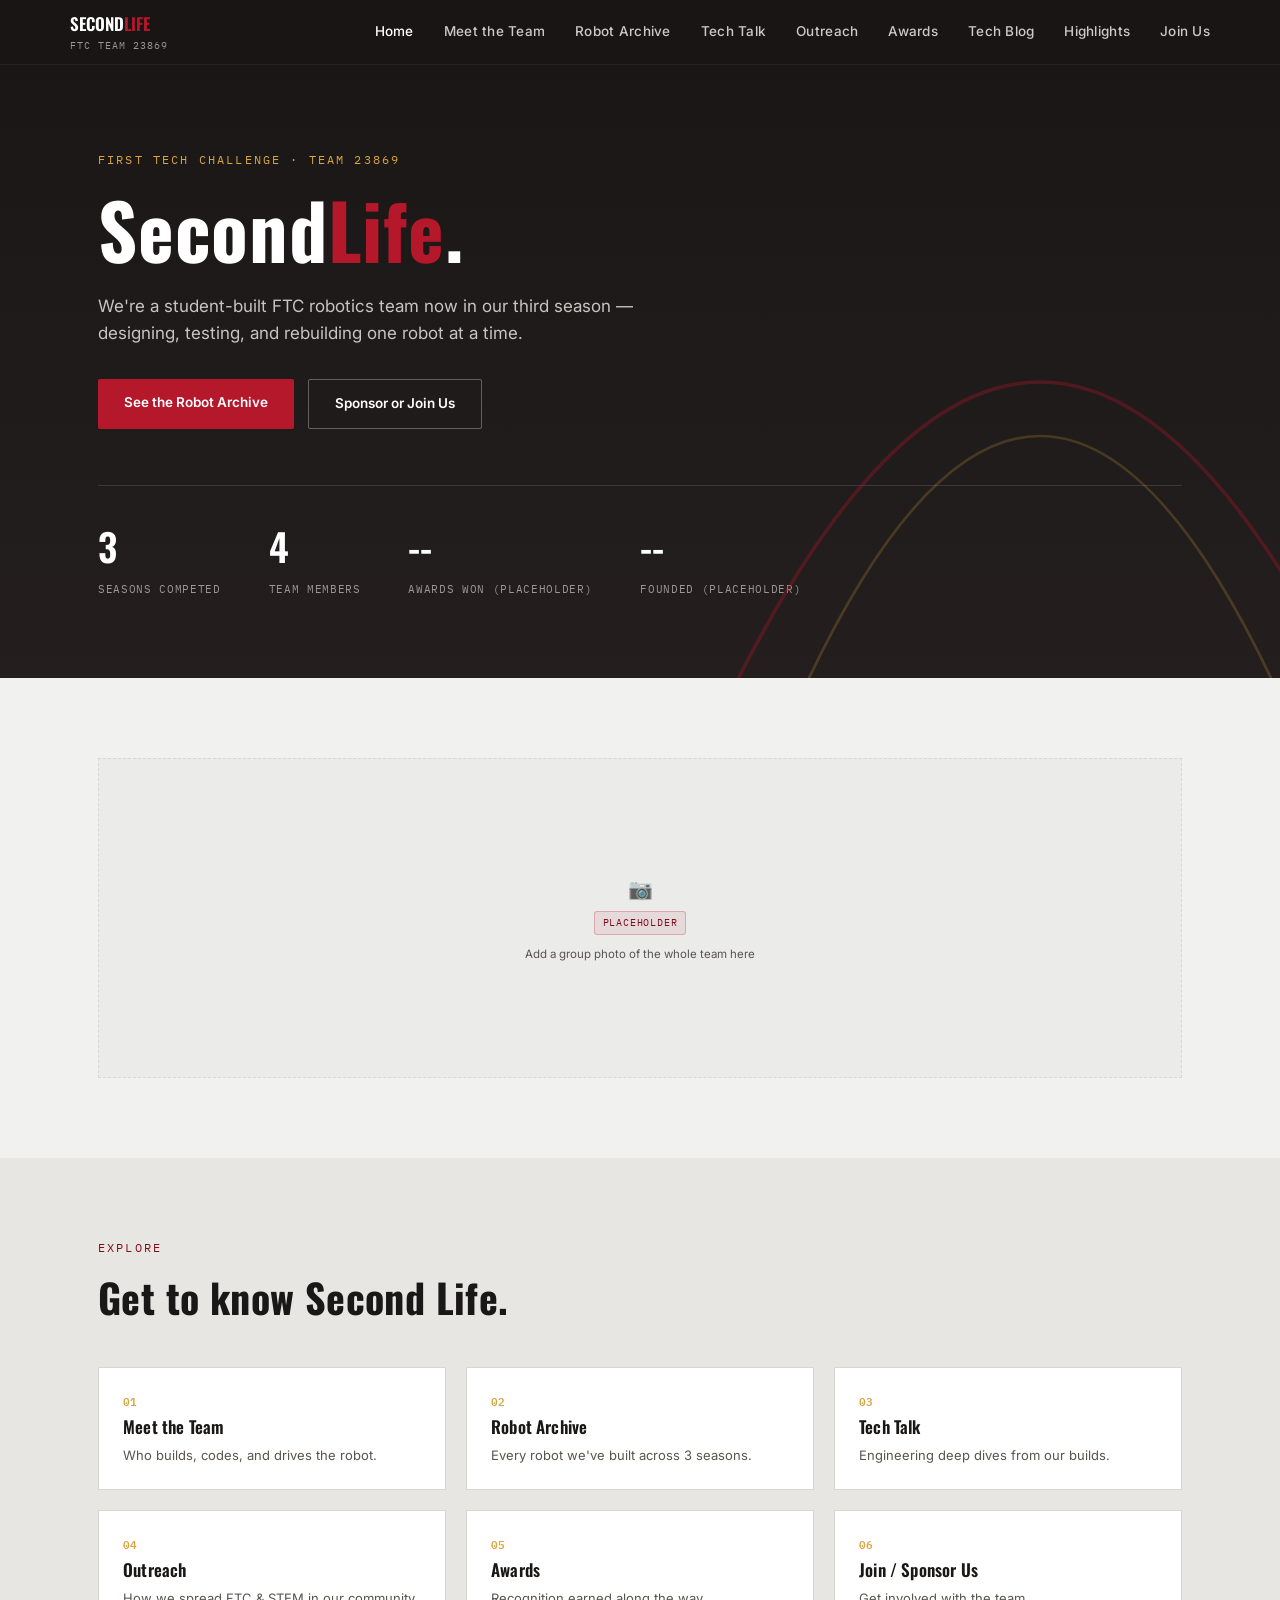
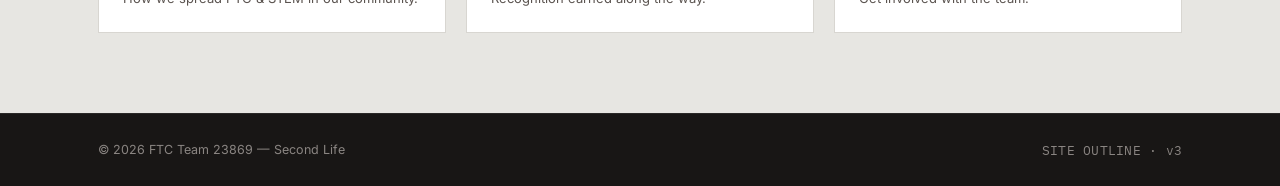
<file: index.html>
<!DOCTYPE html>
<html lang="en">
<head>
<meta charset="UTF-8">
<meta name="viewport" content="width=device-width, initial-scale=1.0">
<title>Second Life — FTC Team 23869</title>
<link rel="preconnect" href="https://fonts.googleapis.com">
<link href="https://fonts.googleapis.com/css2?family=Oswald:wght@500;600;700&family=Inter:wght@400;500;600&family=IBM+Plex+Mono:wght@500&display=swap" rel="stylesheet">
<link rel="stylesheet" href="style.css">
</head>
<body>

<nav>
  <div class="nav-inner wrap" style="padding:0;">
    <a href="index.html" class="logo">SECOND<span>LIFE</span><small>FTC TEAM 23869</small></a>
    <div class="nav-links" id="navLinks">
      <a href="index.html" class="active-link">Home</a>
      <a href="team.html">Meet the Team</a>
      <a href="robot.html">Robot Archive</a>
      <a href="tech.html">Tech Talk</a>
      <a href="outreach.html">Outreach</a>
      <a href="awards.html">Awards</a>
      <a href="blog.html">Tech Blog</a>
      <a href="highlights.html">Highlights</a>
      <a href="join.html">Join Us</a>
    </div>
    <button class="nav-toggle" id="navToggle" aria-label="Menu"><span></span><span></span><span></span></button>
  </div>
</nav>

<section class="hero">
  <svg class="hero-arc" viewBox="0 0 400 400" fill="none">
    <path d="M20 380 Q 200 0 380 380" stroke="#B5172B" stroke-width="2" opacity="0.6"/>
    <path d="M60 380 Q 200 60 340 380" stroke="#D9A441" stroke-width="1.5" opacity="0.4"/>
    <circle cx="20" cy="380" r="6" fill="#D9A441"/>
    <circle cx="380" cy="380" r="6" fill="#B5172B"/>
  </svg>
  <div class="wrap">
    <div class="eyebrow">FIRST TECH CHALLENGE · TEAM 23869</div>
    <h1>Second<em>Life</em>.</h1>
    <p class="lead">We're a student-built FTC robotics team now in our third season — designing, testing, and rebuilding one robot at a time.</p>
    <div class="hero-actions">
      <a class="btn btn-primary" href="robot.html">See the Robot Archive</a>
      <a class="btn btn-ghost" href="join.html">Sponsor or Join Us</a>
    </div>
    <div class="stat-row">
      <div><div class="stat-num">3</div><div class="stat-label">SEASONS COMPETED</div></div>
      <div><div class="stat-num">4</div><div class="stat-label">TEAM MEMBERS</div></div>
      <div><div class="stat-num">--</div><div class="stat-label">AWARDS WON (PLACEHOLDER)</div></div>
      <div><div class="stat-num">--</div><div class="stat-label">FOUNDED (PLACEHOLDER)</div></div>
    </div>
  </div>
</section>

<section>
  <div class="wrap">
    <div class="img-ph wide team-photo">
      <div class="icon">📷</div>
      <div><span class="ph-tag">PLACEHOLDER</span><br>Add a group photo of the whole team here</div>
    </div>
  </div>
</section>

<section class="alt">
  <div class="wrap">
    <div class="section-head">
      <div class="eyebrow mono">EXPLORE</div>
      <h2>Get to know Second Life.</h2>
    </div>
    <div class="quick-grid">
      <a class="quick-card" href="team.html"><div class="num">01</div><h3>Meet the Team</h3><p>Who builds, codes, and drives the robot.</p></a>
      <a class="quick-card" href="robot.html"><div class="num">02</div><h3>Robot Archive</h3><p>Every robot we've built across 3 seasons.</p></a>
      <a class="quick-card" href="tech.html"><div class="num">03</div><h3>Tech Talk</h3><p>Engineering deep dives from our builds.</p></a>
      <a class="quick-card" href="outreach.html"><div class="num">04</div><h3>Outreach</h3><p>How we spread FTC &amp; STEM in our community.</p></a>
      <a class="quick-card" href="awards.html"><div class="num">05</div><h3>Awards</h3><p>Recognition earned along the way.</p></a>
      <a class="quick-card" href="join.html"><div class="num">06</div><h3>Join / Sponsor Us</h3><p>Get involved with the team.</p></a>
    </div>
  </div>
</section>

<footer>
  <div class="wrap">
    <div>© 2026 FTC Team 23869 — Second Life</div>
    <div class="mono">SITE OUTLINE · v3</div>
  </div>
</footer>

<script src="script.js"></script>
</body>
</html>
</file>
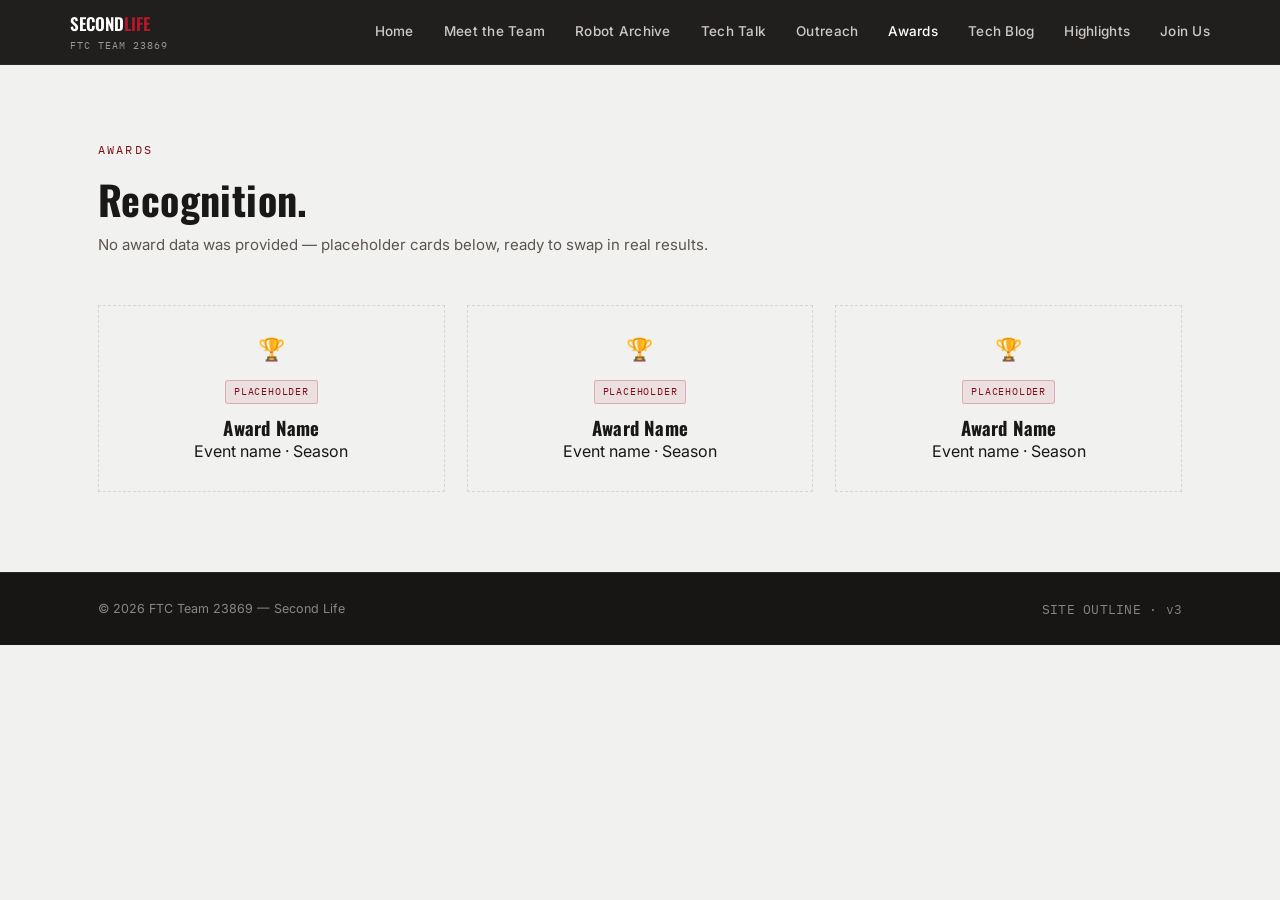
<file: awards.html>
<!DOCTYPE html>
<html lang="en">
<head>
<meta charset="UTF-8">
<meta name="viewport" content="width=device-width, initial-scale=1.0">
<title>Awards — Second Life</title>
<link rel="preconnect" href="https://fonts.googleapis.com">
<link href="https://fonts.googleapis.com/css2?family=Oswald:wght@500;600;700&family=Inter:wght@400;500;600&family=IBM+Plex+Mono:wght@500&display=swap" rel="stylesheet">
<link rel="stylesheet" href="style.css">
</head>
<body>

<nav>
  <div class="nav-inner wrap" style="padding:0;">
    <a href="index.html" class="logo">SECOND<span>LIFE</span><small>FTC TEAM 23869</small></a>
    <div class="nav-links" id="navLinks">
      <a href="index.html">Home</a>
      <a href="team.html">Meet the Team</a>
      <a href="robot.html">Robot Archive</a>
      <a href="tech.html">Tech Talk</a>
      <a href="outreach.html">Outreach</a>
      <a href="awards.html" class="active-link">Awards</a>
      <a href="blog.html">Tech Blog</a>
      <a href="highlights.html">Highlights</a>
      <a href="join.html">Join Us</a>
    </div>
    <button class="nav-toggle" id="navToggle" aria-label="Menu"><span></span><span></span><span></span></button>
  </div>
</nav>

<section class="first">
  <div class="wrap">
    <div class="section-head">
      <div class="eyebrow mono">AWARDS</div>
      <h2>Recognition.</h2>
      <p>No award data was provided — placeholder cards below, ready to swap in real results.</p>
    </div>
    <div class="award-grid">
      <div class="award-card ph-card"><div class="trophy">🏆</div><span class="ph-tag">PLACEHOLDER</span><h3>Award Name</h3><p>Event name · Season</p></div>
      <div class="award-card ph-card"><div class="trophy">🏆</div><span class="ph-tag">PLACEHOLDER</span><h3>Award Name</h3><p>Event name · Season</p></div>
      <div class="award-card ph-card"><div class="trophy">🏆</div><span class="ph-tag">PLACEHOLDER</span><h3>Award Name</h3><p>Event name · Season</p></div>
    </div>
  </div>
</section>

<footer>
  <div class="wrap">
    <div>© 2026 FTC Team 23869 — Second Life</div>
    <div class="mono">SITE OUTLINE · v3</div>
  </div>
</footer>

<script src="script.js"></script>
</body>
</html>
</file>
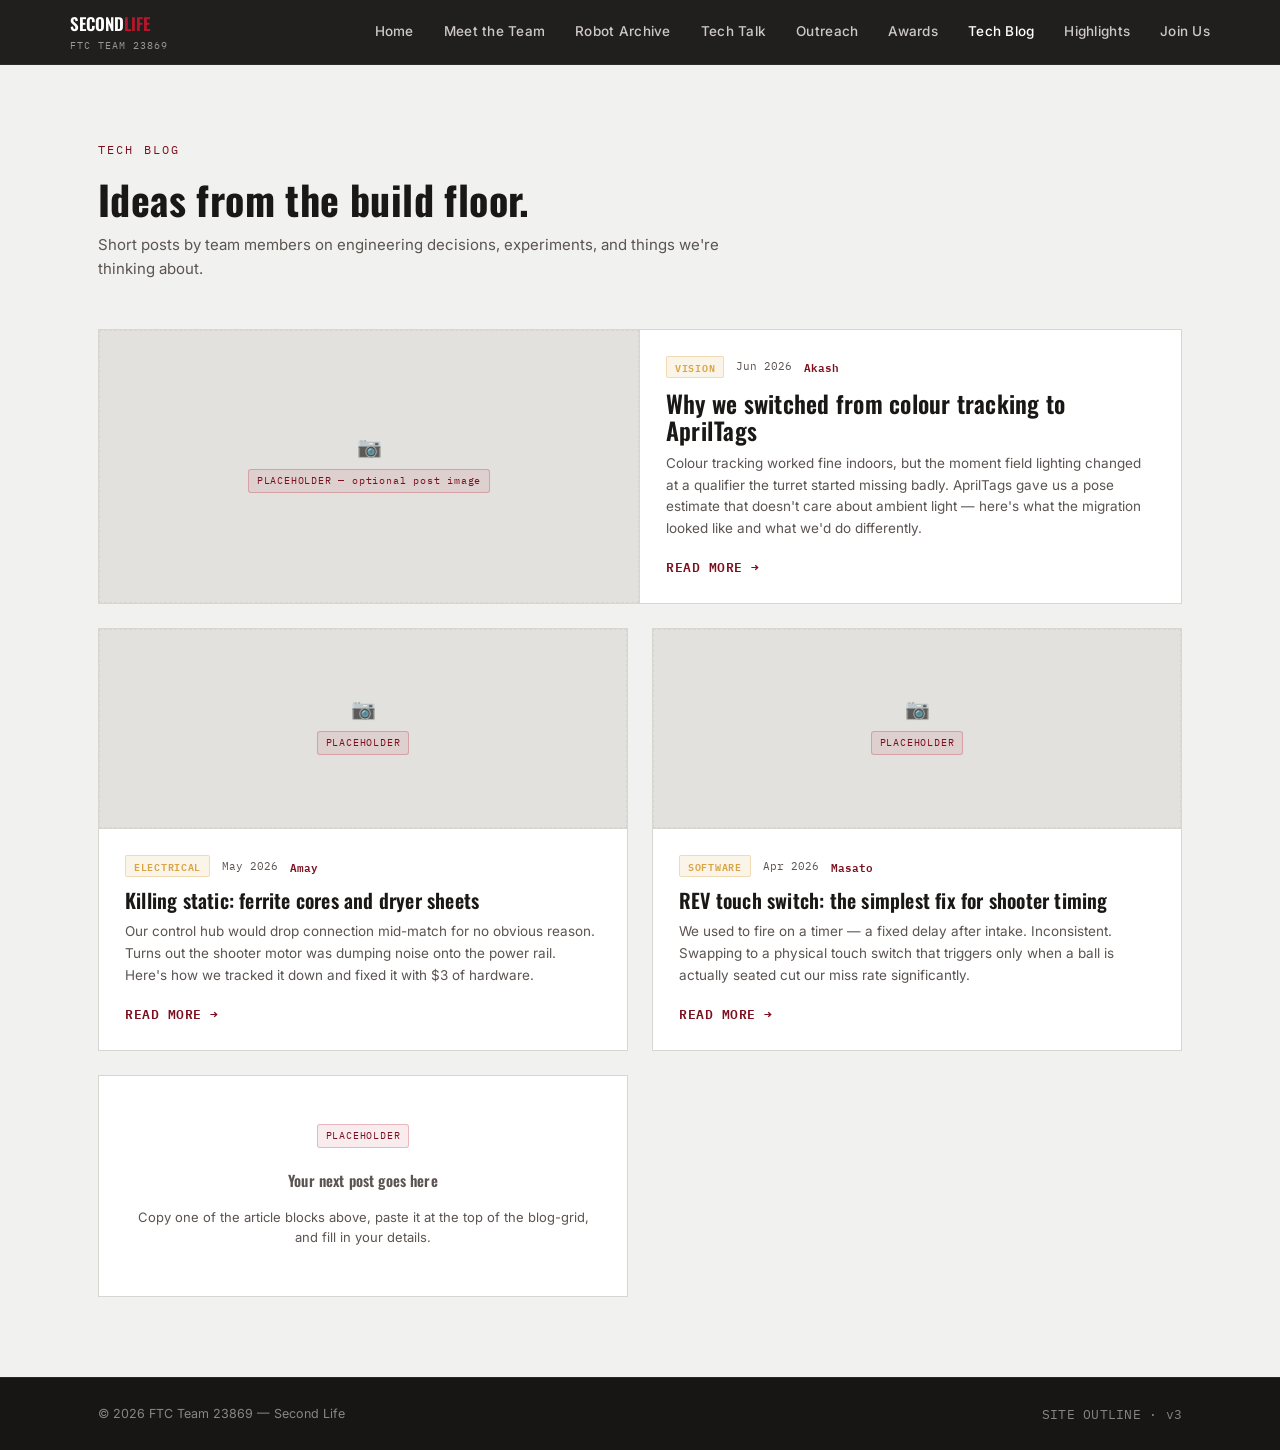
<file: blog.html>
<!DOCTYPE html>
<html lang="en">
<head>
<meta charset="UTF-8">
<meta name="viewport" content="width=device-width, initial-scale=1.0">
<title>Tech Blog — Second Life</title>
<link rel="preconnect" href="https://fonts.googleapis.com">
<link href="https://fonts.googleapis.com/css2?family=Oswald:wght@500;600;700&family=Inter:wght@400;500;600&family=IBM+Plex+Mono:wght@500&display=swap" rel="stylesheet">
<link rel="stylesheet" href="style.css">
</head>
<body>

<nav>
  <div class="nav-inner wrap" style="padding:0;">
    <a href="index.html" class="logo">SECOND<span>LIFE</span><small>FTC TEAM 23869</small></a>
    <div class="nav-links" id="navLinks">
      <a href="index.html">Home</a>
      <a href="team.html">Meet the Team</a>
      <a href="robot.html">Robot Archive</a>
      <a href="tech.html">Tech Talk</a>
      <a href="outreach.html">Outreach</a>
      <a href="awards.html">Awards</a>
      <a href="blog.html" class="active-link">Tech Blog</a>
      <a href="highlights.html">Highlights</a>
      <a href="join.html">Join Us</a>
    </div>
    <button class="nav-toggle" id="navToggle" aria-label="Menu"><span></span><span></span><span></span></button>
  </div>
</nav>

<section class="first">
  <div class="wrap">
    <div class="section-head">
      <div class="eyebrow mono">TECH BLOG</div>
      <h2>Ideas from the build floor.</h2>
      <p>Short posts by team members on engineering decisions, experiments, and things we're thinking about.</p>
    </div>

    <div class="blog-grid">

      <!-- ============================================================
           HOW TO ADD A NEW POST:
           Copy one of the <article> blocks below, paste it at the TOP
           of this .blog-grid div (so newest posts appear first),
           and fill in: tag, date, author, title, excerpt.
           The first/top post is automatically the "featured" one —
           change class="blog-card" to class="blog-card featured" on it,
           and change class="blog-card featured" on the old featured to
           class="blog-card".
           ============================================================ -->

      <!-- FEATURED POST (always the most recent, spans full width) -->
      <article class="blog-card featured">
        <div class="blog-img">
          <!-- Replace this div with: <img src="images/your-image.jpg" alt="post image" style="width:100%;height:100%;object-fit:cover;"> -->
          <div class="img-ph" style="width:100%;height:100%;">
            <div class="icon">📷</div>
            <span class="ph-tag">PLACEHOLDER — optional post image</span>
          </div>
        </div>
        <div class="blog-body">
          <div class="blog-meta">
            <span class="tag">VISION</span>          <!-- category tag -->
            <span class="date">Jun 2026</span>       <!-- date -->
            <span class="author">Akash</span>        <!-- author -->
          </div>
          <h3>Why we switched from colour tracking to AprilTags</h3>
          <p class="excerpt">
            Colour tracking worked fine indoors, but the moment field lighting changed at a qualifier the turret started missing badly. AprilTags gave us a pose estimate that doesn't care about ambient light — here's what the migration looked like and what we'd do differently.
          </p>
          <!-- To link to a full post, replace # with your article URL -->
          <span class="read-more">READ MORE →</span>
        </div>
      </article>

      <!-- POST 2 -->
      <article class="blog-card">
        <div class="blog-img">
          <div class="img-ph" style="width:100%;height:100%;">
            <div class="icon">📷</div>
            <span class="ph-tag">PLACEHOLDER</span>
          </div>
        </div>
        <div class="blog-body">
          <div class="blog-meta">
            <span class="tag">ELECTRICAL</span>
            <span class="date">May 2026</span>
            <span class="author">Amay</span>
          </div>
          <h3>Killing static: ferrite cores and dryer sheets</h3>
          <p class="excerpt">
            Our control hub would drop connection mid-match for no obvious reason. Turns out the shooter motor was dumping noise onto the power rail. Here's how we tracked it down and fixed it with $3 of hardware.
          </p>
          <span class="read-more">READ MORE →</span>
        </div>
      </article>

      <!-- POST 3 -->
      <article class="blog-card">
        <div class="blog-img">
          <div class="img-ph" style="width:100%;height:100%;">
            <div class="icon">📷</div>
            <span class="ph-tag">PLACEHOLDER</span>
          </div>
        </div>
        <div class="blog-body">
          <div class="blog-meta">
            <span class="tag">SOFTWARE</span>
            <span class="date">Apr 2026</span>
            <span class="author">Masato</span>
          </div>
          <h3>REV touch switch: the simplest fix for shooter timing</h3>
          <p class="excerpt">
            We used to fire on a timer — a fixed delay after intake. Inconsistent. Swapping to a physical touch switch that triggers only when a ball is actually seated cut our miss rate significantly.
          </p>
          <span class="read-more">READ MORE →</span>
        </div>
      </article>

      <!-- BLANK PLACEHOLDER CARD — ready for next post -->
      <article class="blog-card ph-card">
        <div class="blog-body" style="padding:32px; align-items:center; justify-content:center; text-align:center; min-height:220px;">
          <span class="ph-tag">PLACEHOLDER</span>
          <h3 style="font-size:15px; color:var(--ink-soft); margin-top:10px;">Your next post goes here</h3>
          <p style="font-size:13px; color:var(--ink-soft); margin-top:8px;">Copy one of the article blocks above, paste it at the top of the blog-grid, and fill in your details.</p>
        </div>
      </article>

    </div>
  </div>
</section>

<footer>
  <div class="wrap">
    <div>© 2026 FTC Team 23869 — Second Life</div>
    <div class="mono">SITE OUTLINE · v3</div>
  </div>
</footer>

<script src="script.js"></script>
</body>
</html>
</file>
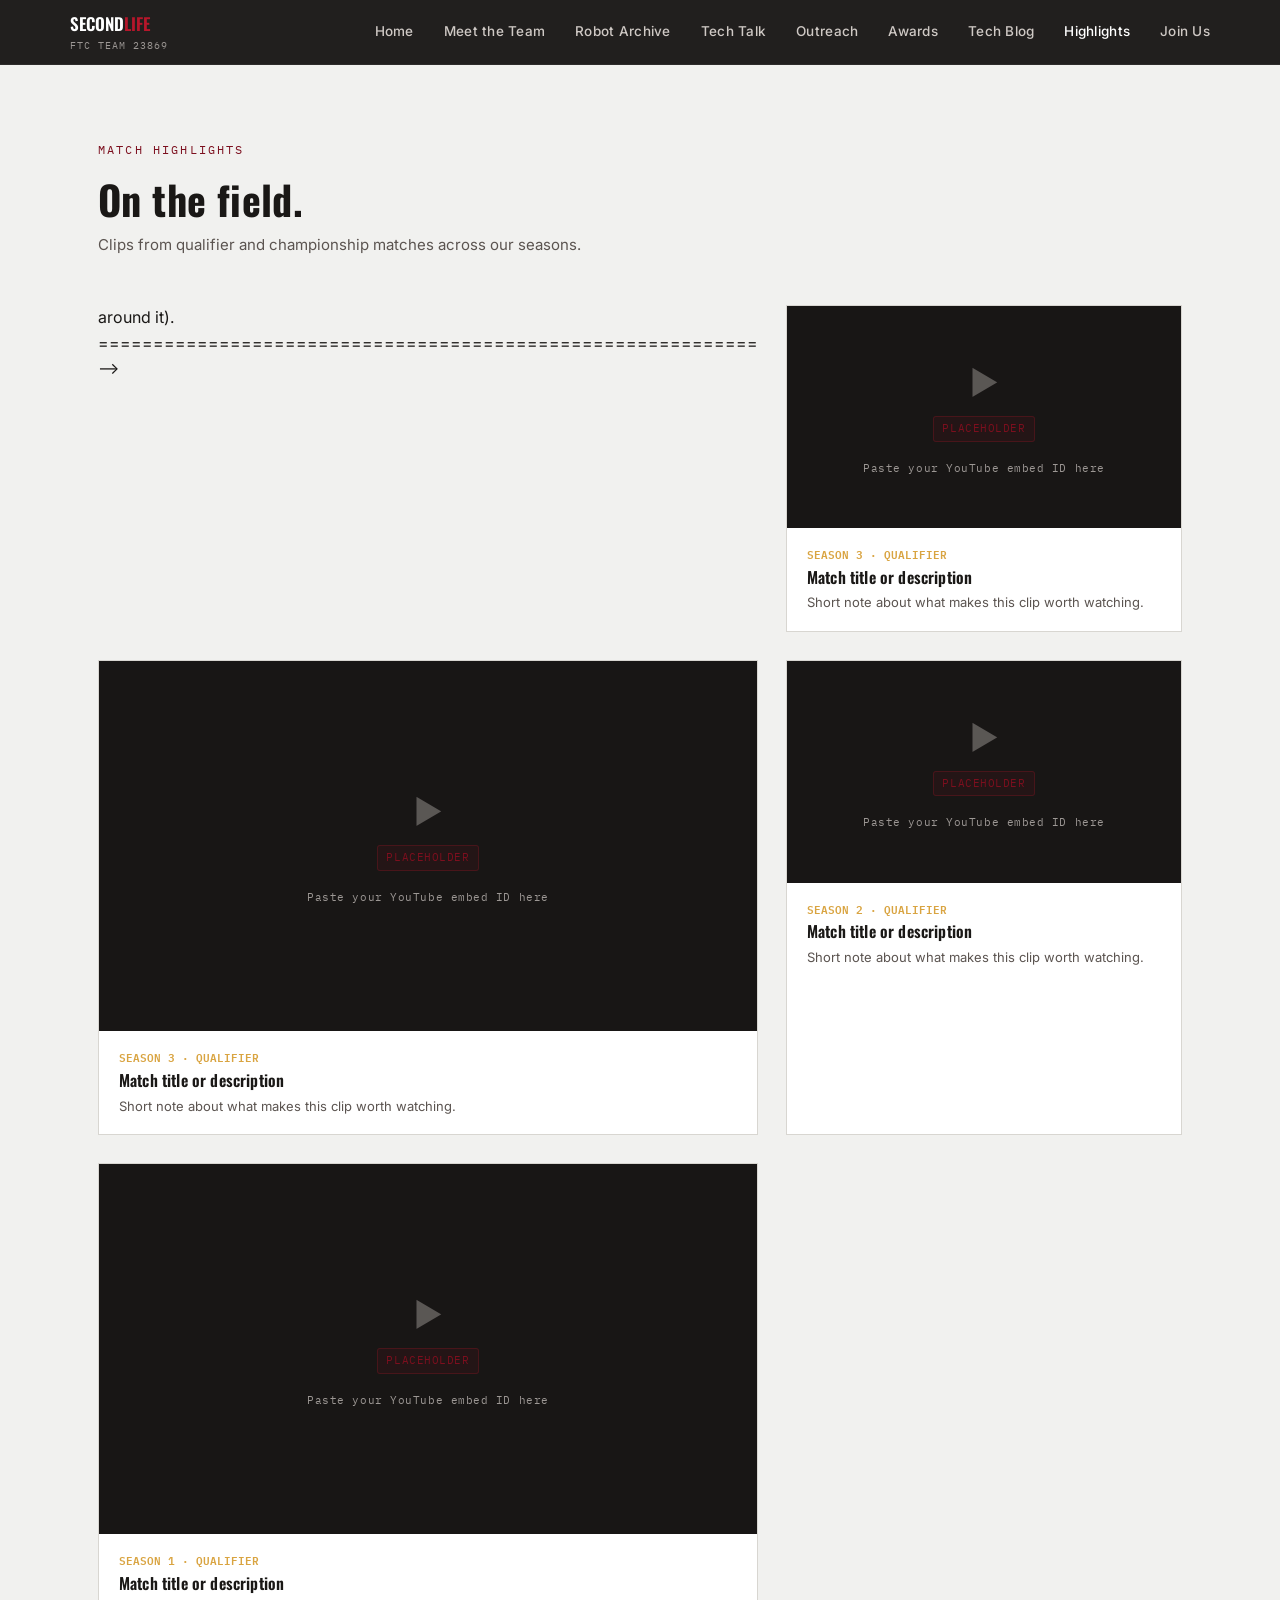
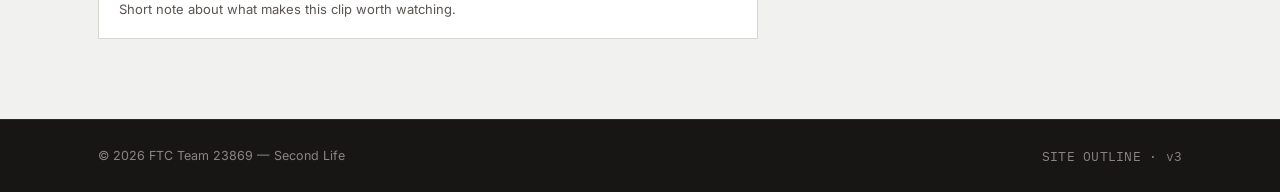
<file: highlights.html>
<!DOCTYPE html>
<html lang="en">
<head>
<meta charset="UTF-8">
<meta name="viewport" content="width=device-width, initial-scale=1.0">
<title>Highlights — Second Life</title>
<link rel="preconnect" href="https://fonts.googleapis.com">
<link href="https://fonts.googleapis.com/css2?family=Oswald:wght@500;600;700&family=Inter:wght@400;500;600&family=IBM+Plex+Mono:wght@500&display=swap" rel="stylesheet">
<link rel="stylesheet" href="style.css">
</head>
<body>

<nav>
  <div class="nav-inner wrap" style="padding:0;">
    <a href="index.html" class="logo">SECOND<span>LIFE</span><small>FTC TEAM 23869</small></a>
    <div class="nav-links" id="navLinks">
      <a href="index.html">Home</a>
      <a href="team.html">Meet the Team</a>
      <a href="robot.html">Robot Archive</a>
      <a href="tech.html">Tech Talk</a>
      <a href="outreach.html">Outreach</a>
      <a href="awards.html">Awards</a>
      <a href="blog.html">Tech Blog</a>
      <a href="highlights.html" class="active-link">Highlights</a>
      <a href="join.html">Join Us</a>
    </div>
    <button class="nav-toggle" id="navToggle" aria-label="Menu"><span></span><span></span><span></span></button>
  </div>
</nav>

<section class="first">
  <div class="wrap">
    <div class="section-head">
      <div class="eyebrow mono">MATCH HIGHLIGHTS</div>
      <h2>On the field.</h2>
      <p>Clips from qualifier and championship matches across our seasons.</p>
    </div>

    <div class="yt-grid">

      <!-- ============================================================
           HOW TO ADD A NEW CLIP:
           1. Find your YouTube video.
           2. Click Share > Embed — copy just the VIDEO ID from the src URL.
              e.g. for https://www.youtube.com/embed/dQw4w9WgXcQ
              the ID is:  dQw4w9WgXcQ
           3. Copy one of the <div class="yt-card"> blocks below.
           4. Paste it at the TOP of the .yt-grid div (newest first).
           5. Replace YOUTUBE_VIDEO_ID with your actual ID.
           6. Fill in the match label, title, and description.
           To remove the placeholder styling once a real video is in,
           delete the <div class="yt-ph">...</div> block and uncomment
           the <iframe> below it (remove the <!-- and --> around it).
           ============================================================ -->

      <!-- CLIP 1 — replace YOUTUBE_VIDEO_ID -->
      <div class="yt-card">
        <div class="yt-embed">
          <!-- UNCOMMENT and fill in ID when you have a real video:
          <iframe
            src="https://www.youtube.com/embed/YOUTUBE_VIDEO_ID"
            title="Match highlight"
            allow="accelerometer; autoplay; clipboard-write; encrypted-media; gyroscope; picture-in-picture"
            allowfullscreen>
          </iframe>
          -->
          <div class="yt-ph">
            <div class="play">▶</div>
            <span class="ph-tag">PLACEHOLDER</span>
            <span>Paste your YouTube embed ID here</span>
          </div>
        </div>
        <div class="yt-info">
          <div class="yt-meta">SEASON 3 · QUALIFIER</div>        <!-- event label -->
          <h3>Match title or description</h3>                    <!-- match title -->
          <p>Short note about what makes this clip worth watching.</p>
        </div>
      </div>

      <!-- CLIP 2 -->
      <div class="yt-card">
        <div class="yt-embed">
          <div class="yt-ph">
            <div class="play">▶</div>
            <span class="ph-tag">PLACEHOLDER</span>
            <span>Paste your YouTube embed ID here</span>
          </div>
        </div>
        <div class="yt-info">
          <div class="yt-meta">SEASON 3 · QUALIFIER</div>
          <h3>Match title or description</h3>
          <p>Short note about what makes this clip worth watching.</p>
        </div>
      </div>

      <!-- CLIP 3 -->
      <div class="yt-card">
        <div class="yt-embed">
          <div class="yt-ph">
            <div class="play">▶</div>
            <span class="ph-tag">PLACEHOLDER</span>
            <span>Paste your YouTube embed ID here</span>
          </div>
        </div>
        <div class="yt-info">
          <div class="yt-meta">SEASON 2 · QUALIFIER</div>
          <h3>Match title or description</h3>
          <p>Short note about what makes this clip worth watching.</p>
        </div>
      </div>

      <!-- CLIP 4 -->
      <div class="yt-card">
        <div class="yt-embed">
          <div class="yt-ph">
            <div class="play">▶</div>
            <span class="ph-tag">PLACEHOLDER</span>
            <span>Paste your YouTube embed ID here</span>
          </div>
        </div>
        <div class="yt-info">
          <div class="yt-meta">SEASON 1 · QUALIFIER</div>
          <h3>Match title or description</h3>
          <p>Short note about what makes this clip worth watching.</p>
        </div>
      </div>

    </div>
  </div>
</section>

<footer>
  <div class="wrap">
    <div>© 2026 FTC Team 23869 — Second Life</div>
    <div class="mono">SITE OUTLINE · v3</div>
  </div>
</footer>

<script src="script.js"></script>
</body>
</html>
</file>
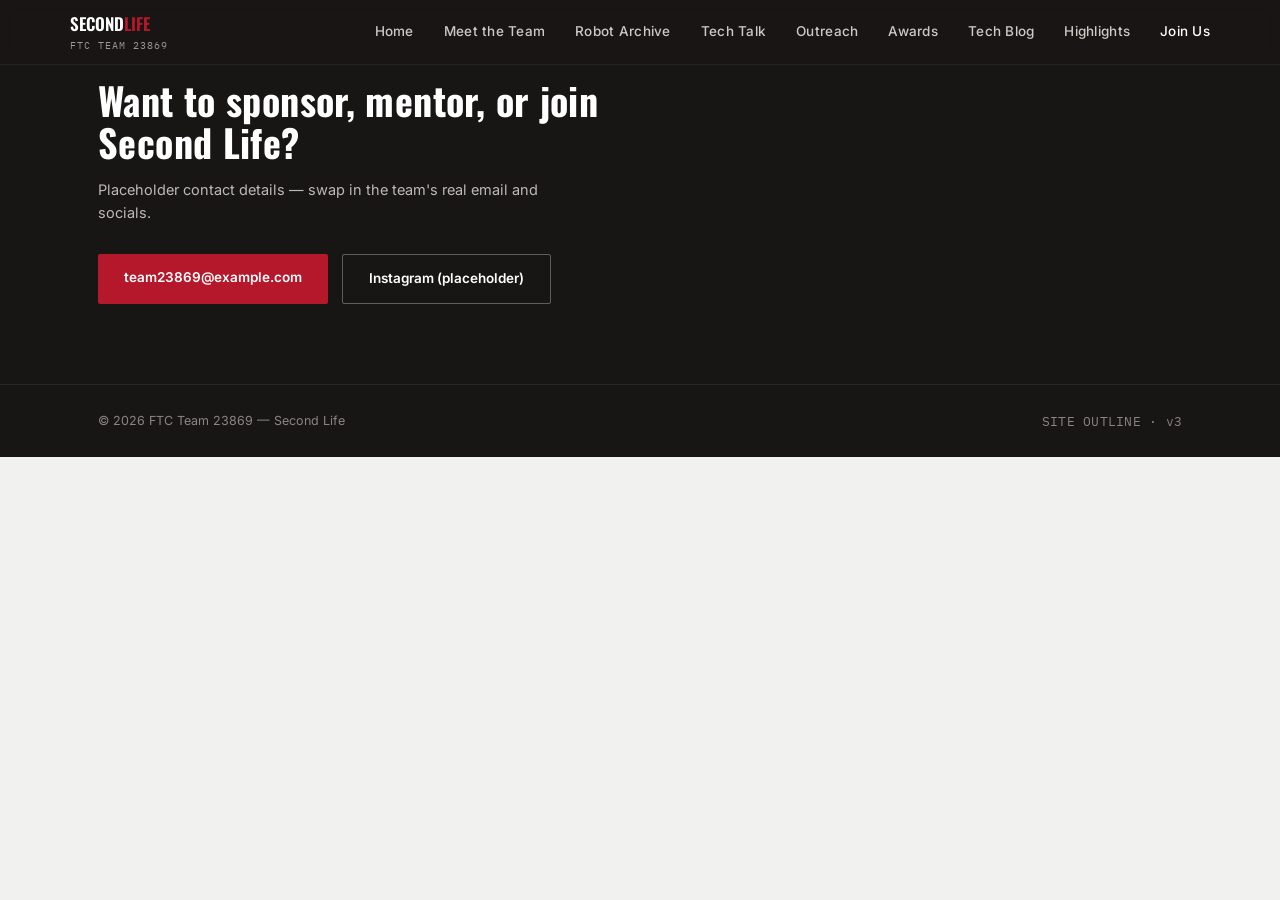
<file: join.html>
<!DOCTYPE html>
<html lang="en">
<head>
<meta charset="UTF-8">
<meta name="viewport" content="width=device-width, initial-scale=1.0">
<title>Join Us — Second Life</title>
<link rel="preconnect" href="https://fonts.googleapis.com">
<link href="https://fonts.googleapis.com/css2?family=Oswald:wght@500;600;700&family=Inter:wght@400;500;600&family=IBM+Plex+Mono:wght@500&display=swap" rel="stylesheet">
<link rel="stylesheet" href="style.css">
</head>
<body>

<nav>
  <div class="nav-inner wrap" style="padding:0;">
    <a href="index.html" class="logo">SECOND<span>LIFE</span><small>FTC TEAM 23869</small></a>
    <div class="nav-links" id="navLinks">
      <a href="index.html">Home</a>
      <a href="team.html">Meet the Team</a>
      <a href="robot.html">Robot Archive</a>
      <a href="tech.html">Tech Talk</a>
      <a href="outreach.html">Outreach</a>
      <a href="awards.html">Awards</a>
      <a href="blog.html">Tech Blog</a>
      <a href="highlights.html">Highlights</a>
      <a href="join.html" class="active-link">Join Us</a>
    </div>
    <button class="nav-toggle" id="navToggle" aria-label="Menu"><span></span><span></span><span></span></button>
  </div>
</nav>

<section class="join first">
  <div class="wrap">
    <h2>Want to sponsor, mentor, or join Second Life?</h2>
    <p>Placeholder contact details — swap in the team's real email and socials.</p>
    <div class="join-actions">
      <a href="mailto:team23869@example.com" class="btn btn-primary">team23869@example.com</a>
      <a href="#" class="btn btn-ghost">Instagram (placeholder)</a>
    </div>
  </div>
</section>

<footer>
  <div class="wrap">
    <div>© 2026 FTC Team 23869 — Second Life</div>
    <div class="mono">SITE OUTLINE · v3</div>
  </div>
</footer>

<script src="script.js"></script>
</body>
</html>
</file>
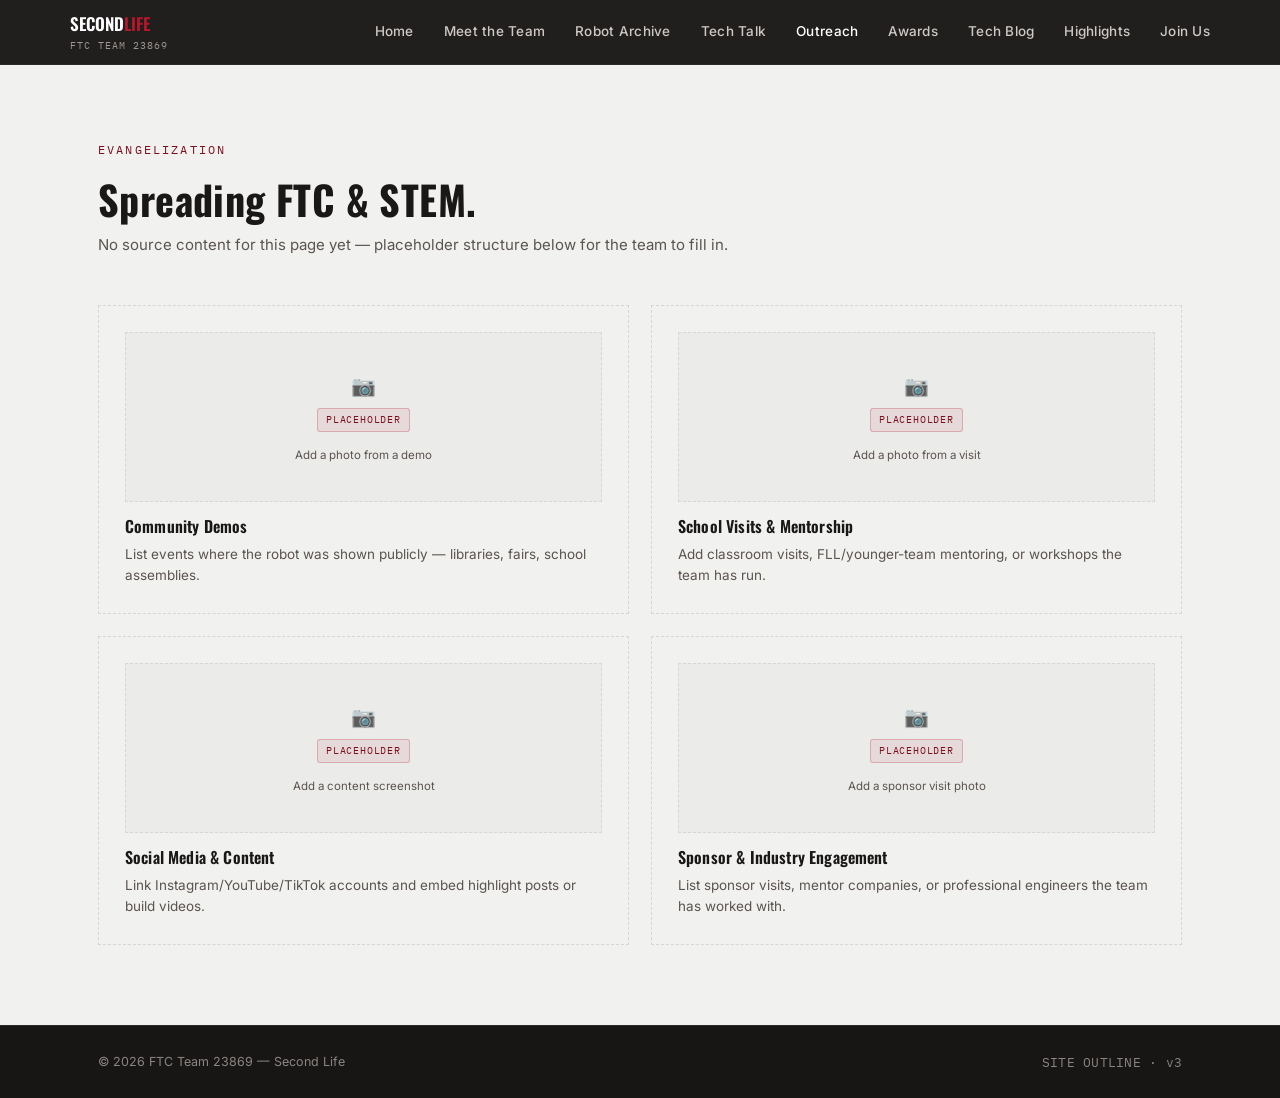
<file: outreach.html>
<!DOCTYPE html>
<html lang="en">
<head>
<meta charset="UTF-8">
<meta name="viewport" content="width=device-width, initial-scale=1.0">
<title>Outreach — Second Life</title>
<link rel="preconnect" href="https://fonts.googleapis.com">
<link href="https://fonts.googleapis.com/css2?family=Oswald:wght@500;600;700&family=Inter:wght@400;500;600&family=IBM+Plex+Mono:wght@500&display=swap" rel="stylesheet">
<link rel="stylesheet" href="style.css">
</head>
<body>

<nav>
  <div class="nav-inner wrap" style="padding:0;">
    <a href="index.html" class="logo">SECOND<span>LIFE</span><small>FTC TEAM 23869</small></a>
    <div class="nav-links" id="navLinks">
      <a href="index.html">Home</a>
      <a href="team.html">Meet the Team</a>
      <a href="robot.html">Robot Archive</a>
      <a href="tech.html">Tech Talk</a>
      <a href="outreach.html" class="active-link">Outreach</a>
      <a href="awards.html">Awards</a>
      <a href="blog.html">Tech Blog</a>
      <a href="highlights.html">Highlights</a>
      <a href="join.html">Join Us</a>
    </div>
    <button class="nav-toggle" id="navToggle" aria-label="Menu"><span></span><span></span><span></span></button>
  </div>
</nav>

<section class="first">
  <div class="wrap">
    <div class="section-head">
      <div class="eyebrow mono">EVANGELIZATION</div>
      <h2>Spreading FTC &amp; STEM.</h2>
      <p>No source content for this page yet — placeholder structure below for the team to fill in.</p>
    </div>
    <div class="outreach-grid">
      <div class="outreach-card ph-card">
        <div class="img-ph card-photo"><div class="icon">📷</div><div><span class="ph-tag">PLACEHOLDER</span><br>Add a photo from a demo</div></div>
        <h3>Community Demos</h3>
        <p>List events where the robot was shown publicly — libraries, fairs, school assemblies.</p>
      </div>
      <div class="outreach-card ph-card">
        <div class="img-ph card-photo"><div class="icon">📷</div><div><span class="ph-tag">PLACEHOLDER</span><br>Add a photo from a visit</div></div>
        <h3>School Visits &amp; Mentorship</h3>
        <p>Add classroom visits, FLL/younger-team mentoring, or workshops the team has run.</p>
      </div>
      <div class="outreach-card ph-card">
        <div class="img-ph card-photo"><div class="icon">📷</div><div><span class="ph-tag">PLACEHOLDER</span><br>Add a content screenshot</div></div>
        <h3>Social Media &amp; Content</h3>
        <p>Link Instagram/YouTube/TikTok accounts and embed highlight posts or build videos.</p>
      </div>
      <div class="outreach-card ph-card">
        <div class="img-ph card-photo"><div class="icon">📷</div><div><span class="ph-tag">PLACEHOLDER</span><br>Add a sponsor visit photo</div></div>
        <h3>Sponsor &amp; Industry Engagement</h3>
        <p>List sponsor visits, mentor companies, or professional engineers the team has worked with.</p>
      </div>
    </div>
  </div>
</section>

<footer>
  <div class="wrap">
    <div>© 2026 FTC Team 23869 — Second Life</div>
    <div class="mono">SITE OUTLINE · v3</div>
  </div>
</footer>

<script src="script.js"></script>
</body>
</html>
</file>
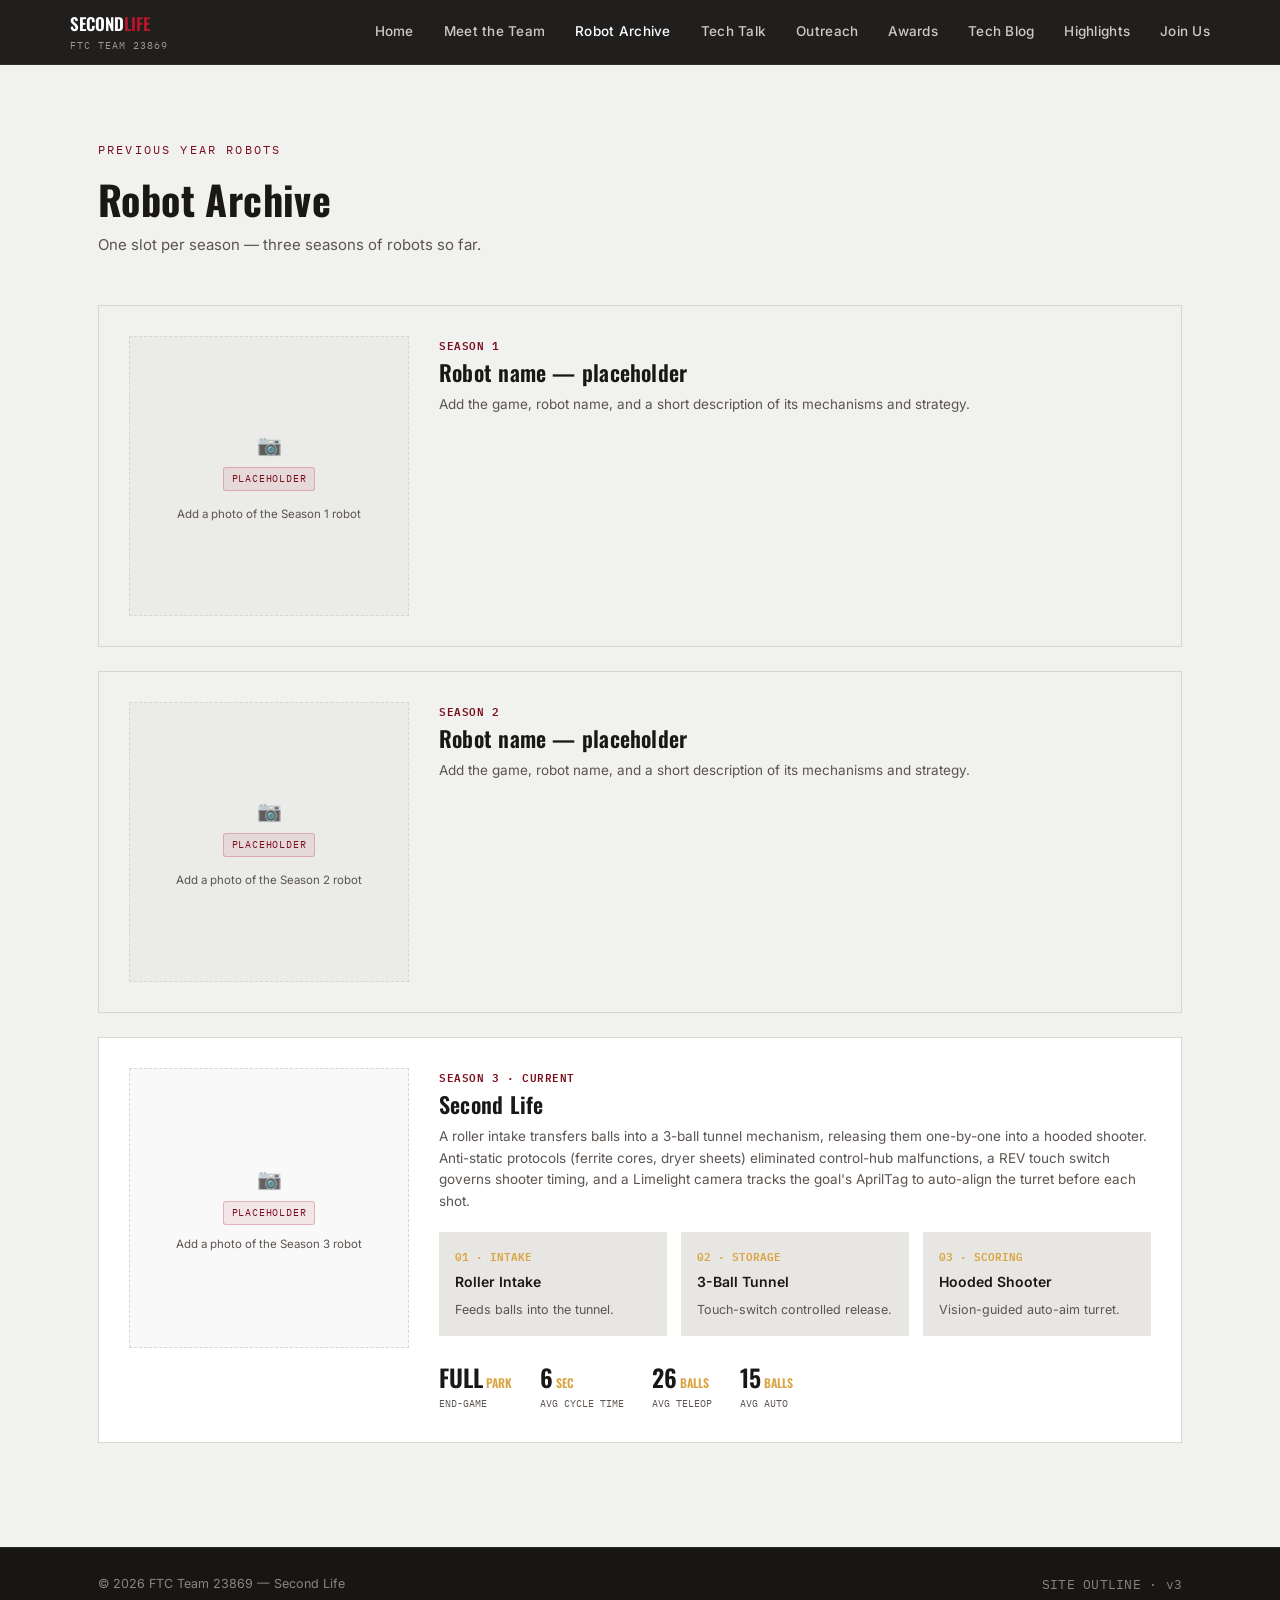
<file: robot.html>
<!DOCTYPE html>
<html lang="en">
<head>
<meta charset="UTF-8">
<meta name="viewport" content="width=device-width, initial-scale=1.0">
<title>Robot Archive — Second Life</title>
<link rel="preconnect" href="https://fonts.googleapis.com">
<link href="https://fonts.googleapis.com/css2?family=Oswald:wght@500;600;700&family=Inter:wght@400;500;600&family=IBM+Plex+Mono:wght@500&display=swap" rel="stylesheet">
<link rel="stylesheet" href="style.css">
</head>
<body>

<nav>
  <div class="nav-inner wrap" style="padding:0;">
    <a href="index.html" class="logo">SECOND<span>LIFE</span><small>FTC TEAM 23869</small></a>
    <div class="nav-links" id="navLinks">
      <a href="index.html">Home</a>
      <a href="team.html">Meet the Team</a>
      <a href="robot.html" class="active-link">Robot Archive</a>
      <a href="tech.html">Tech Talk</a>
      <a href="outreach.html">Outreach</a>
      <a href="awards.html">Awards</a>
      <a href="blog.html">Tech Blog</a>
      <a href="highlights.html">Highlights</a>
      <a href="join.html">Join Us</a>
    </div>
    <button class="nav-toggle" id="navToggle" aria-label="Menu"><span></span><span></span><span></span></button>
  </div>
</nav>

<section class="first">
  <div class="wrap">
    <div class="section-head">
      <div class="eyebrow mono">PREVIOUS YEAR ROBOTS</div>
      <h2>Robot Archive</h2>
      <p>One slot per season — three seasons of robots so far.</p>
    </div>

    <div class="season-card ph-card">
      <div class="img-ph square">
        <div class="icon">📷</div>
        <div><span class="ph-tag">PLACEHOLDER</span><br>Add a photo of the Season 1 robot</div>
      </div>
      <div>
        <div class="season-label">SEASON 1</div>
        <h3>Robot name — placeholder</h3>
        <p class="desc">Add the game, robot name, and a short description of its mechanisms and strategy.</p>
      </div>
    </div>

    <div class="season-card ph-card">
      <div class="img-ph square">
        <div class="icon">📷</div>
        <div><span class="ph-tag">PLACEHOLDER</span><br>Add a photo of the Season 2 robot</div>
      </div>
      <div>
        <div class="season-label">SEASON 2</div>
        <h3>Robot name — placeholder</h3>
        <p class="desc">Add the game, robot name, and a short description of its mechanisms and strategy.</p>
      </div>
    </div>

    <div class="season-card">
      <div class="img-ph square">
        <div class="icon">📷</div>
        <div><span class="ph-tag">PLACEHOLDER</span><br>Add a photo of the Season 3 robot</div>
      </div>
      <div>
        <div class="season-label">SEASON 3 · CURRENT</div>
        <h3>Second Life</h3>
        <p class="desc">A roller intake transfers balls into a 3-ball tunnel mechanism, releasing them one-by-one into a hooded shooter. Anti-static protocols (ferrite cores, dryer sheets) eliminated control-hub malfunctions, a REV touch switch governs shooter timing, and a Limelight camera tracks the goal's AprilTag to auto-align the turret before each shot.</p>
        <div class="robot-flow">
          <div class="flow-step"><div class="num">01 · INTAKE</div><h4>Roller Intake</h4><p>Feeds balls into the tunnel.</p></div>
          <div class="flow-step"><div class="num">02 · STORAGE</div><h4>3-Ball Tunnel</h4><p>Touch-switch controlled release.</p></div>
          <div class="flow-step"><div class="num">03 · SCORING</div><h4>Hooded Shooter</h4><p>Vision-guided auto-aim turret.</p></div>
        </div>
        <div class="mini-stats">
          <div><div class="stat-num">FULL<span>PARK</span></div><div class="stat-label">END-GAME</div></div>
          <div><div class="stat-num">6<span>SEC</span></div><div class="stat-label">AVG CYCLE TIME</div></div>
          <div><div class="stat-num">26<span>BALLS</span></div><div class="stat-label">AVG TELEOP</div></div>
          <div><div class="stat-num">15<span>BALLS</span></div><div class="stat-label">AVG AUTO</div></div>
        </div>
      </div>
    </div>
  </div>
</section>

<footer>
  <div class="wrap">
    <div>© 2026 FTC Team 23869 — Second Life</div>
    <div class="mono">SITE OUTLINE · v3</div>
  </div>
</footer>

<script src="script.js"></script>
</body>
</html>
</file>
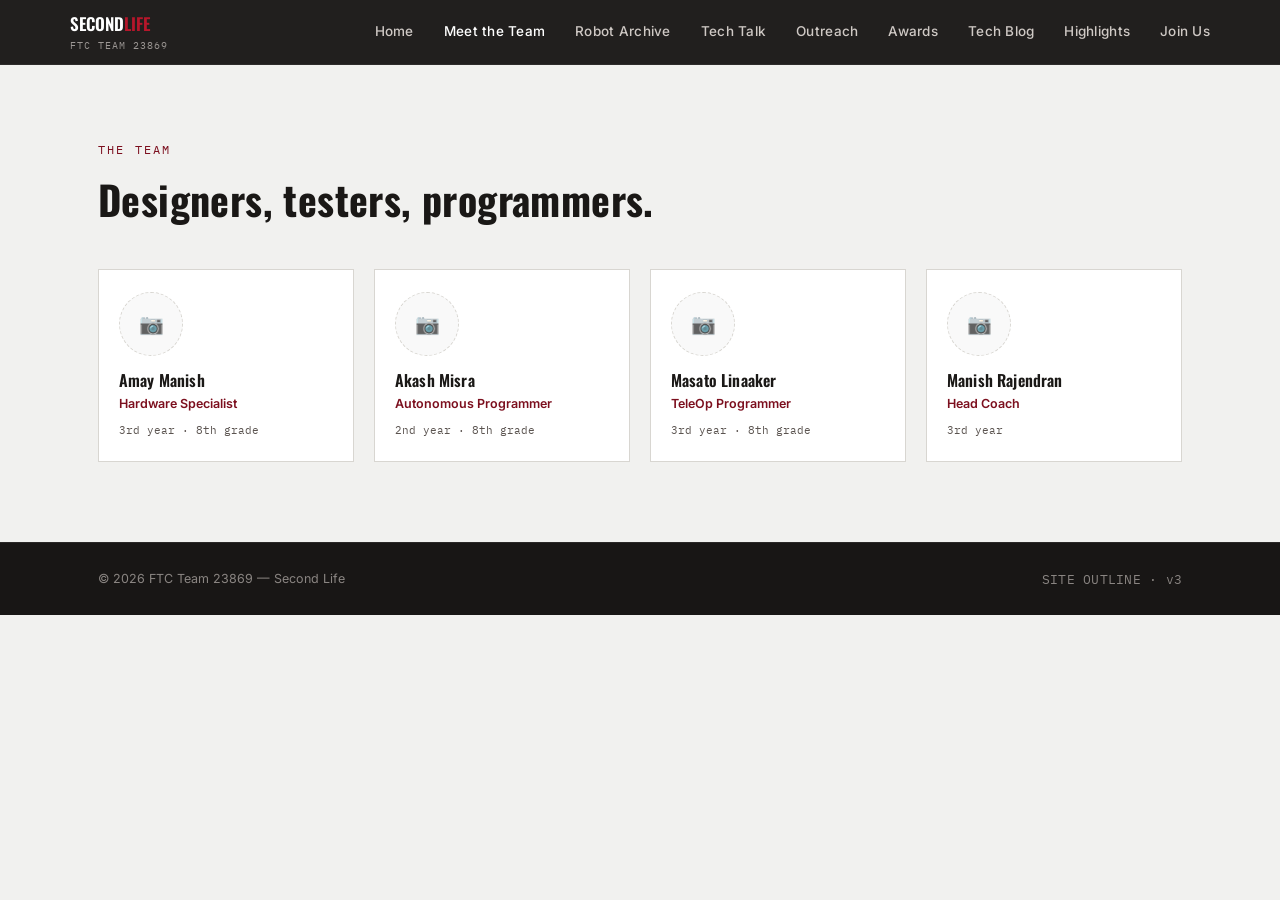
<file: team.html>
<!DOCTYPE html>
<html lang="en">
<head>
<meta charset="UTF-8">
<meta name="viewport" content="width=device-width, initial-scale=1.0">
<title>Meet the Team — Second Life</title>
<link rel="preconnect" href="https://fonts.googleapis.com">
<link href="https://fonts.googleapis.com/css2?family=Oswald:wght@500;600;700&family=Inter:wght@400;500;600&family=IBM+Plex+Mono:wght@500&display=swap" rel="stylesheet">
<link rel="stylesheet" href="style.css">
</head>
<body>

<nav>
  <div class="nav-inner wrap" style="padding:0;">
    <a href="index.html" class="logo">SECOND<span>LIFE</span><small>FTC TEAM 23869</small></a>
    <div class="nav-links" id="navLinks">
      <a href="index.html">Home</a>
      <a href="team.html" class="active-link">Meet the Team</a>
      <a href="robot.html">Robot Archive</a>
      <a href="tech.html">Tech Talk</a>
      <a href="outreach.html">Outreach</a>
      <a href="awards.html">Awards</a>
      <a href="blog.html">Tech Blog</a>
      <a href="highlights.html">Highlights</a>
      <a href="join.html">Join Us</a>
    </div>
    <button class="nav-toggle" id="navToggle" aria-label="Menu"><span></span><span></span><span></span></button>
  </div>
</nav>

<section class="first">
  <div class="wrap">
    <div class="section-head">
      <div class="eyebrow mono">THE TEAM</div>
      <h2>Designers, testers, programmers.</h2>
    </div>
    <div class="team-grid">
      <div class="member-card">
        <div class="img-ph avatar-ph"><div class="icon">📷</div></div>
        <h3>Amay Manish</h3>
        <div class="role">Hardware Specialist</div>
        <div class="year">3rd year · 8th grade</div>
      </div>
      <div class="member-card">
        <div class="img-ph avatar-ph"><div class="icon">📷</div></div>
        <h3>Akash Misra</h3>
        <div class="role">Autonomous Programmer</div>
        <div class="year">2nd year · 8th grade</div>
      </div>
      <div class="member-card">
        <div class="img-ph avatar-ph"><div class="icon">📷</div></div>
        <h3>Masato Linaaker</h3>
        <div class="role">TeleOp Programmer</div>
        <div class="year">3rd year · 8th grade</div>
      </div>
      <div class="member-card">
        <div class="img-ph avatar-ph"><div class="icon">📷</div></div>
        <h3>Manish Rajendran</h3>
        <div class="role">Head Coach</div>
        <div class="year">3rd year</div>
      </div>
    </div>
  </div>
</section>

<footer>
  <div class="wrap">
    <div>© 2026 FTC Team 23869 — Second Life</div>
    <div class="mono">SITE OUTLINE · v3</div>
  </div>
</footer>

<script src="script.js"></script>
</body>
</html>
</file>
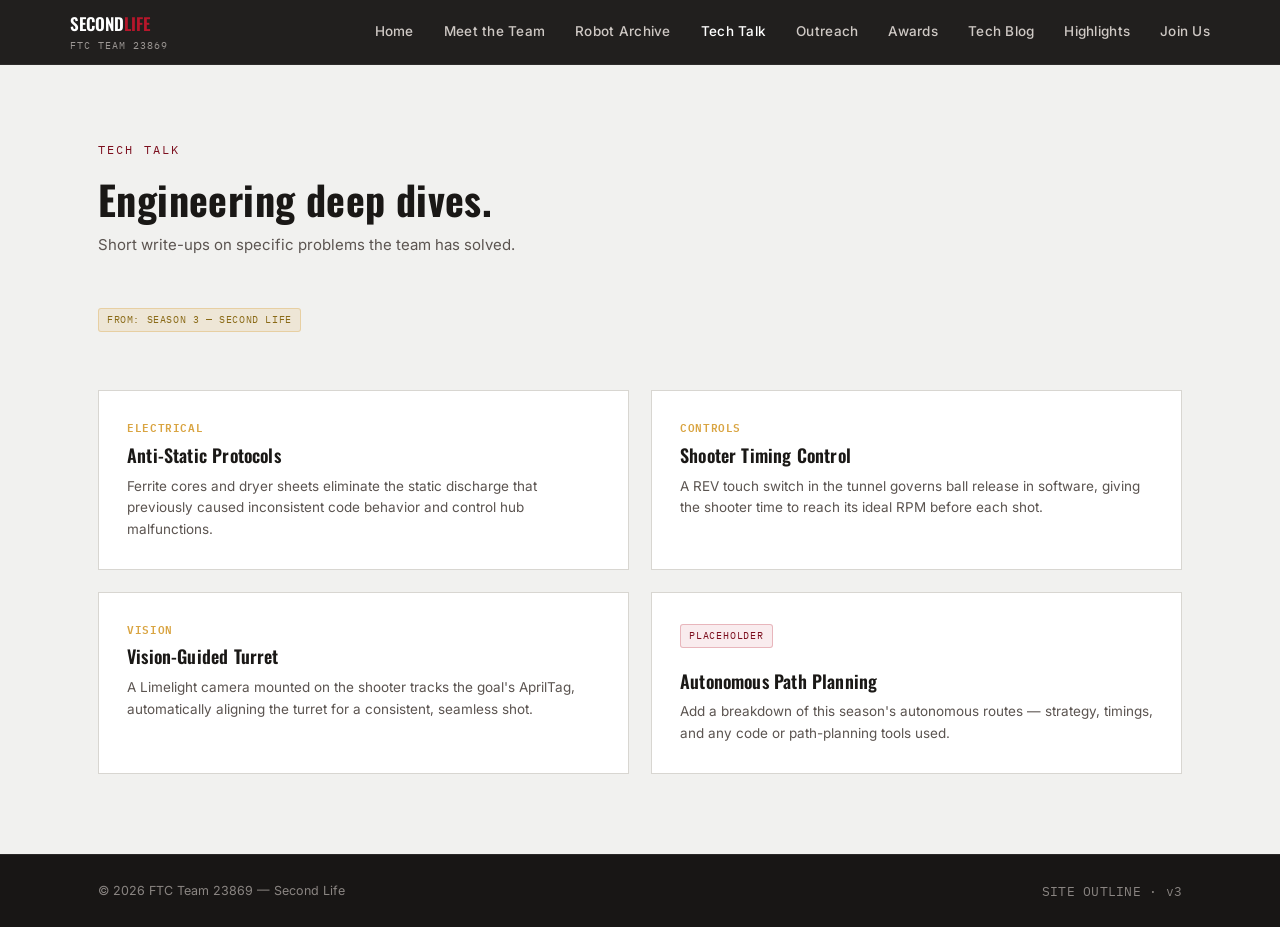
<file: tech.html>
<!DOCTYPE html>
<html lang="en">
<head>
<meta charset="UTF-8">
<meta name="viewport" content="width=device-width, initial-scale=1.0">
<title>Tech Talk — Second Life</title>
<link rel="preconnect" href="https://fonts.googleapis.com">
<link href="https://fonts.googleapis.com/css2?family=Oswald:wght@500;600;700&family=Inter:wght@400;500;600&family=IBM+Plex+Mono:wght@500&display=swap" rel="stylesheet">
<link rel="stylesheet" href="style.css">
</head>
<body>

<nav>
  <div class="nav-inner wrap" style="padding:0;">
    <a href="index.html" class="logo">SECOND<span>LIFE</span><small>FTC TEAM 23869</small></a>
    <div class="nav-links" id="navLinks">
      <a href="index.html">Home</a>
      <a href="team.html">Meet the Team</a>
      <a href="robot.html">Robot Archive</a>
      <a href="tech.html" class="active-link">Tech Talk</a>
      <a href="outreach.html">Outreach</a>
      <a href="awards.html">Awards</a>
      <a href="blog.html">Tech Blog</a>
      <a href="highlights.html">Highlights</a>
      <a href="join.html">Join Us</a>
    </div>
    <button class="nav-toggle" id="navToggle" aria-label="Menu"><span></span><span></span><span></span></button>
  </div>
</nav>

<section class="first">
  <div class="wrap">
    <div class="section-head">
      <div class="eyebrow mono">TECH TALK</div>
      <h2>Engineering deep dives.</h2>
      <p>Short write-ups on specific problems the team has solved.</p>
    </div>
    <p style="margin-bottom:10px;"><span class="src-tag">FROM: SEASON 3 — SECOND LIFE</span></p>
    <div class="tech-grid">
      <div class="tech-card">
        <div class="tag">ELECTRICAL</div>
        <h3>Anti-Static Protocols</h3>
        <p>Ferrite cores and dryer sheets eliminate the static discharge that previously caused inconsistent code behavior and control hub malfunctions.</p>
      </div>
      <div class="tech-card">
        <div class="tag">CONTROLS</div>
        <h3>Shooter Timing Control</h3>
        <p>A REV touch switch in the tunnel governs ball release in software, giving the shooter time to reach its ideal RPM before each shot.</p>
      </div>
      <div class="tech-card">
        <div class="tag">VISION</div>
        <h3>Vision-Guided Turret</h3>
        <p>A Limelight camera mounted on the shooter tracks the goal's AprilTag, automatically aligning the turret for a consistent, seamless shot.</p>
      </div>
      <div class="tech-card ph-card">
        <span class="ph-tag">PLACEHOLDER</span>
        <h3>Autonomous Path Planning</h3>
        <p>Add a breakdown of this season's autonomous routes — strategy, timings, and any code or path-planning tools used.</p>
      </div>
    </div>
  </div>
</section>

<footer>
  <div class="wrap">
    <div>© 2026 FTC Team 23869 — Second Life</div>
    <div class="mono">SITE OUTLINE · v3</div>
  </div>
</footer>

<script src="script.js"></script>
</body>
</html>
</file>
<file: style.css>
:root{
  --crimson:#B5172B;
  --crimson-dark:#7C0F1E;
  --graphite:#181615;
  --graphite-soft:#241F1E;
  --paper:#F1F1EF;
  --paper-dim:#E7E6E2;
  --gold:#D9A441;
  --ink:#1A1816;
  --ink-soft:#5B5450;
  --line:#D8D6D1;
}
*{box-sizing:border-box; margin:0; padding:0;}
html{scroll-behavior:smooth;}
body{font-family:'Inter', sans-serif; color:var(--ink); background:var(--paper); line-height:1.6;}
h1,h2,h3{font-family:'Oswald', sans-serif; letter-spacing:0.01em; line-height:1.1;}
.mono{font-family:'IBM Plex Mono', monospace; letter-spacing:0.02em;}
a{color:inherit; text-decoration:none;}
.wrap{max-width:1140px; margin:0 auto; padding:0 28px;}

.first{padding-top:140px;}

.ph-tag{
  display:inline-block; font-family:'IBM Plex Mono', monospace; font-size:10px;
  letter-spacing:0.08em; color:var(--crimson-dark); background:rgba(181,23,43,0.08);
  border:1px solid rgba(181,23,43,0.25); padding:3px 8px; border-radius:3px; margin-bottom:10px;
}
.src-tag{
  display:inline-block; font-family:'IBM Plex Mono', monospace; font-size:10px;
  letter-spacing:0.06em; color:#8a6a17; background:rgba(217,164,65,0.14);
  border:1px solid rgba(217,164,65,0.35); padding:3px 8px; border-radius:3px; margin-bottom:10px;
}
.ph-card{border:1.5px dashed var(--line); background:transparent;}
.ph-card .ph-tag{margin-bottom:14px;}

.img-ph{
  border:1.5px dashed var(--line); background:rgba(0,0,0,0.025);
  display:flex; flex-direction:column; align-items:center; justify-content:center;
  color:var(--ink-soft); font-size:11.5px; gap:6px; text-align:center; padding:10px;
}
.img-ph .icon{font-size:20px; opacity:0.7;}
.img-ph.square{aspect-ratio:1; width:100%;}
.img-ph.avatar-ph{width:64px; height:64px; border-radius:50%; margin-bottom:16px;}
.img-ph.wide{aspect-ratio:16/9; width:100%;}
.img-ph.team-photo{height:320px; width:100%;}
.img-ph.card-photo{height:170px; width:100%; margin-bottom:16px;}

nav{position:fixed; top:0; left:0; right:0; z-index:50; background:rgba(24,22,21,0.96); backdrop-filter:blur(6px); border-bottom:1px solid rgba(255,255,255,0.06);}
.nav-inner{max-width:1140px; margin:0 auto; padding:0 28px; height:64px; display:flex; align-items:center; justify-content:space-between;}
.logo{color:#fff; font-family:'Oswald',sans-serif; font-weight:600; font-size:17px;}
.logo span{color:var(--crimson);}
.logo small{display:block; font-family:'IBM Plex Mono',monospace; font-size:10px; color:#9c9794; letter-spacing:0.1em; font-weight:400;}
.nav-links{display:flex; gap:30px;}
.nav-links a{color:#cfc9c5; font-size:13.5px; font-weight:500; letter-spacing:0.02em; transition:color 0.15s;}
.nav-links a:hover, .nav-links a.active-link{color:#fff;}
.nav-toggle{display:none; flex-direction:column; gap:4px; cursor:pointer; background:none; border:none;}
.nav-toggle span{width:22px; height:2px; background:#fff; display:block;}

.hero{position:relative; background:linear-gradient(180deg, var(--graphite) 0%, var(--graphite-soft) 100%); color:#fff; padding:150px 0 80px; overflow:hidden;}
.hero-arc{position:absolute; right:-120px; top:40px; width:720px; height:720px; opacity:0.55; pointer-events:none;}
.eyebrow{font-family:'IBM Plex Mono',monospace; font-size:12px; letter-spacing:0.18em; color:var(--gold); margin-bottom:18px;}
.hero h1{font-size:clamp(40px,6.5vw,76px); font-weight:700; max-width:760px;}
.hero h1 em{color:var(--crimson); font-style:normal;}
.hero p.lead{font-size:17px; color:#c9c4c0; max-width:540px; margin-top:22px;}
.hero-actions{display:flex; gap:14px; margin-top:32px; flex-wrap:wrap;}

.btn{padding:13px 26px; font-size:13.5px; font-weight:600; border-radius:2px; display:inline-block; cursor:pointer;}
.btn-primary{background:var(--crimson); color:#fff;}
.btn-ghost{border:1px solid rgba(255,255,255,0.3); color:#fff;}

.stat-row{display:flex; gap:48px; margin-top:56px; flex-wrap:wrap; border-top:1px solid rgba(255,255,255,0.12); padding-top:30px;}
.stat-row .stat-num{font-family:'Oswald',sans-serif; font-size:38px; font-weight:600; color:#fff;}
.stat-row .stat-num span{color:var(--gold); font-size:16px; margin-left:4px;}
.stat-row .stat-label{font-family:'IBM Plex Mono',monospace; font-size:11px; color:#9c9794; letter-spacing:0.06em; margin-top:4px;}

section{padding:80px 0;}
.section-head{margin-bottom:48px; max-width:640px;}
.section-head .eyebrow{color:var(--crimson-dark);}
.section-head h2{font-size:clamp(28px,4vw,40px); font-weight:700;}
.section-head p{color:var(--ink-soft); margin-top:12px; font-size:15px;}
section.alt{background:var(--paper-dim);}

.quick-grid{display:grid; grid-template-columns:repeat(3,1fr); gap:20px; margin-top:48px;}
.quick-card{background:#fff; border:1px solid var(--line); padding:24px; transition:border-color .15s; display:block;}
.quick-card:hover{border-color:var(--crimson);}
.quick-card .num{font-family:'IBM Plex Mono',monospace; font-size:11px; color:var(--gold); font-weight:600;}
.quick-card h3{font-size:17px; margin-top:8px; font-weight:600;}
.quick-card p{font-size:13px; color:var(--ink-soft); margin-top:8px;}

.team-grid{display:grid; grid-template-columns:repeat(4,1fr); gap:20px;}
.member-card{background:#fff; border:1px solid var(--line); padding:22px 20px;}
.member-card h3{font-size:16px; font-weight:600;}
.member-card .role{font-size:12.5px; color:var(--crimson-dark); margin-top:4px; font-weight:600;}
.member-card .year{font-family:'IBM Plex Mono',monospace; font-size:11px; color:var(--ink-soft); margin-top:8px;}

.season-card{background:#fff; border:1px solid var(--line); padding:30px; display:grid; grid-template-columns:280px 1fr; gap:30px; margin-bottom:24px;}
.season-card.ph-card{background:transparent;}
.season-card .season-label{font-family:'IBM Plex Mono',monospace; font-size:11px; color:var(--crimson-dark); font-weight:600; letter-spacing:0.05em;}
.season-card h3{font-size:22px; margin-top:6px; font-weight:600;}
.season-card .desc{font-size:13.5px; color:var(--ink-soft); margin-top:10px;}
.robot-flow{display:flex; gap:14px; margin-top:20px; flex-wrap:wrap;}
.flow-step{flex:1; min-width:160px; background:var(--paper-dim); padding:16px;}
.flow-step .num{font-family:'IBM Plex Mono',monospace; font-size:10.5px; color:var(--gold); font-weight:600;}
.flow-step h4{font-size:14px; margin-top:6px; font-weight:600;}
.flow-step p{font-size:12.5px; color:var(--ink-soft); margin-top:6px;}
.mini-stats{display:flex; gap:28px; margin-top:22px; flex-wrap:wrap;}
.mini-stats .stat-num{font-family:'Oswald',sans-serif; font-size:24px; font-weight:600; color:var(--ink);}
.mini-stats .stat-num span{color:var(--gold); font-size:12px; margin-left:3px;}
.mini-stats .stat-label{font-family:'IBM Plex Mono',monospace; font-size:10px; color:var(--ink-soft);}

.tech-grid{display:grid; grid-template-columns:repeat(2,1fr); gap:22px; margin-top:48px;}
.tech-card{background:#fff; border:1px solid var(--line); padding:28px;}
.tech-card .tag{font-family:'IBM Plex Mono',monospace; font-size:10.5px; color:var(--gold); letter-spacing:0.06em; font-weight:600;}
.tech-card h3{font-size:18px; margin-top:10px; font-weight:600;}
.tech-card p{font-size:13.5px; color:var(--ink-soft); margin-top:10px;}

.outreach-grid{display:grid; grid-template-columns:repeat(2,1fr); gap:22px; margin-top:48px;}
.outreach-card{padding:26px;}
.outreach-card h3{font-size:16px; font-weight:600; margin-top:0;}
.outreach-card p{font-size:13.5px; color:var(--ink-soft); margin-top:8px;}

.award-grid{display:grid; grid-template-columns:repeat(3,1fr); gap:22px; margin-top:48px;}
.award-card{padding:26px; text-align:center;}
.award-card .trophy{font-size:22px; margin-bottom:10px;}

.join{background:var(--graphite); color:#fff; padding:80px 0;}
.join h2{font-size:clamp(26px,4vw,38px); font-weight:700; max-width:520px;}
.join p{color:#bdb8b4; margin-top:14px; max-width:480px; font-size:14.5px;}
.join-actions{display:flex; gap:14px; margin-top:30px; flex-wrap:wrap;}
footer{background:var(--graphite); border-top:1px solid rgba(255,255,255,0.08); padding:26px 0; color:#8a8582; font-size:12.5px;}
footer .wrap{display:flex; justify-content:space-between; flex-wrap:wrap; gap:10px;}

@media (max-width:880px){
  .team-grid{grid-template-columns:repeat(2,1fr);}
  .tech-grid{grid-template-columns:1fr;}
  .outreach-grid{grid-template-columns:1fr;}
  .award-grid{grid-template-columns:1fr;}
  .quick-grid{grid-template-columns:1fr;}
  .season-card{grid-template-columns:1fr;}
  .robot-flow{flex-direction:column;}
  .nav-links{position:absolute; top:64px; left:0; right:0; background:var(--graphite); flex-direction:column; padding:20px 28px; gap:18px; display:none;}
  .nav-links.open{display:flex;}
  .nav-toggle{display:flex;}
}

/* TECH BLOG */
.blog-grid{display:grid; grid-template-columns:repeat(2,1fr); gap:24px; margin-top:48px;}
.blog-card{background:#fff; border:1px solid var(--line); display:flex; flex-direction:column;}
.blog-card.featured{grid-column:1/-1; display:grid; grid-template-columns:1fr 1fr; gap:0;}
.blog-card .blog-img{background:var(--paper-dim); height:200px; display:flex; align-items:center; justify-content:center; border-bottom:1px solid var(--line); flex-shrink:0;}
.blog-card.featured .blog-img{height:100%; border-bottom:none; border-right:1px solid var(--line);}
.blog-card .blog-body{padding:26px; flex-grow:1; display:flex; flex-direction:column;}
.blog-meta{display:flex; align-items:center; gap:12px; flex-wrap:wrap; margin-bottom:12px;}
.blog-meta .tag{font-family:'IBM Plex Mono',monospace; font-size:10px; letter-spacing:0.07em; font-weight:600; color:var(--gold); background:rgba(217,164,65,0.12); border:1px solid rgba(217,164,65,0.3); padding:2px 8px; border-radius:2px;}
.blog-meta .date{font-family:'IBM Plex Mono',monospace; font-size:11px; color:var(--ink-soft);}
.blog-meta .author{font-family:'IBM Plex Mono',monospace; font-size:11px; color:var(--crimson-dark); font-weight:600;}
.blog-card h3{font-size:20px; font-weight:600; margin-bottom:10px;}
.blog-card.featured h3{font-size:24px;}
.blog-card p.excerpt{font-size:13.5px; color:var(--ink-soft); flex-grow:1;}
.read-more{margin-top:18px; font-size:12.5px; font-weight:600; font-family:'IBM Plex Mono',monospace; color:var(--crimson-dark); letter-spacing:0.04em;}

/* HIGHLIGHTS */
.yt-grid{display:grid; grid-template-columns:repeat(2,1fr); gap:28px; margin-top:48px;}
.yt-card{background:#fff; border:1px solid var(--line);}
.yt-embed{position:relative; padding-bottom:56.25%; height:0; overflow:hidden; background:#000;}
.yt-embed iframe{position:absolute; top:0; left:0; width:100%; height:100%; border:none;}
.yt-ph{position:absolute; top:0; left:0; width:100%; height:100%; display:flex; flex-direction:column; align-items:center; justify-content:center; background:var(--graphite); color:#9c9794; gap:8px; text-align:center; padding:16px;}
.yt-ph .play{font-size:32px; opacity:0.5;}
.yt-ph span{font-family:'IBM Plex Mono',monospace; font-size:11px; letter-spacing:0.05em;}
.yt-info{padding:18px 20px;}
.yt-info .yt-meta{font-family:'IBM Plex Mono',monospace; font-size:10.5px; color:var(--gold); font-weight:600; margin-bottom:6px;}
.yt-info h3{font-size:16px; font-weight:600;}
.yt-info p{font-size:13px; color:var(--ink-soft); margin-top:6px;}

@media (max-width:880px){
  .blog-grid{grid-template-columns:1fr;}
  .blog-card.featured{grid-template-columns:1fr;}
  .blog-card.featured .blog-img{height:180px; border-right:none; border-bottom:1px solid var(--line);}
  .yt-grid{grid-template-columns:1fr;}
}
</file>
